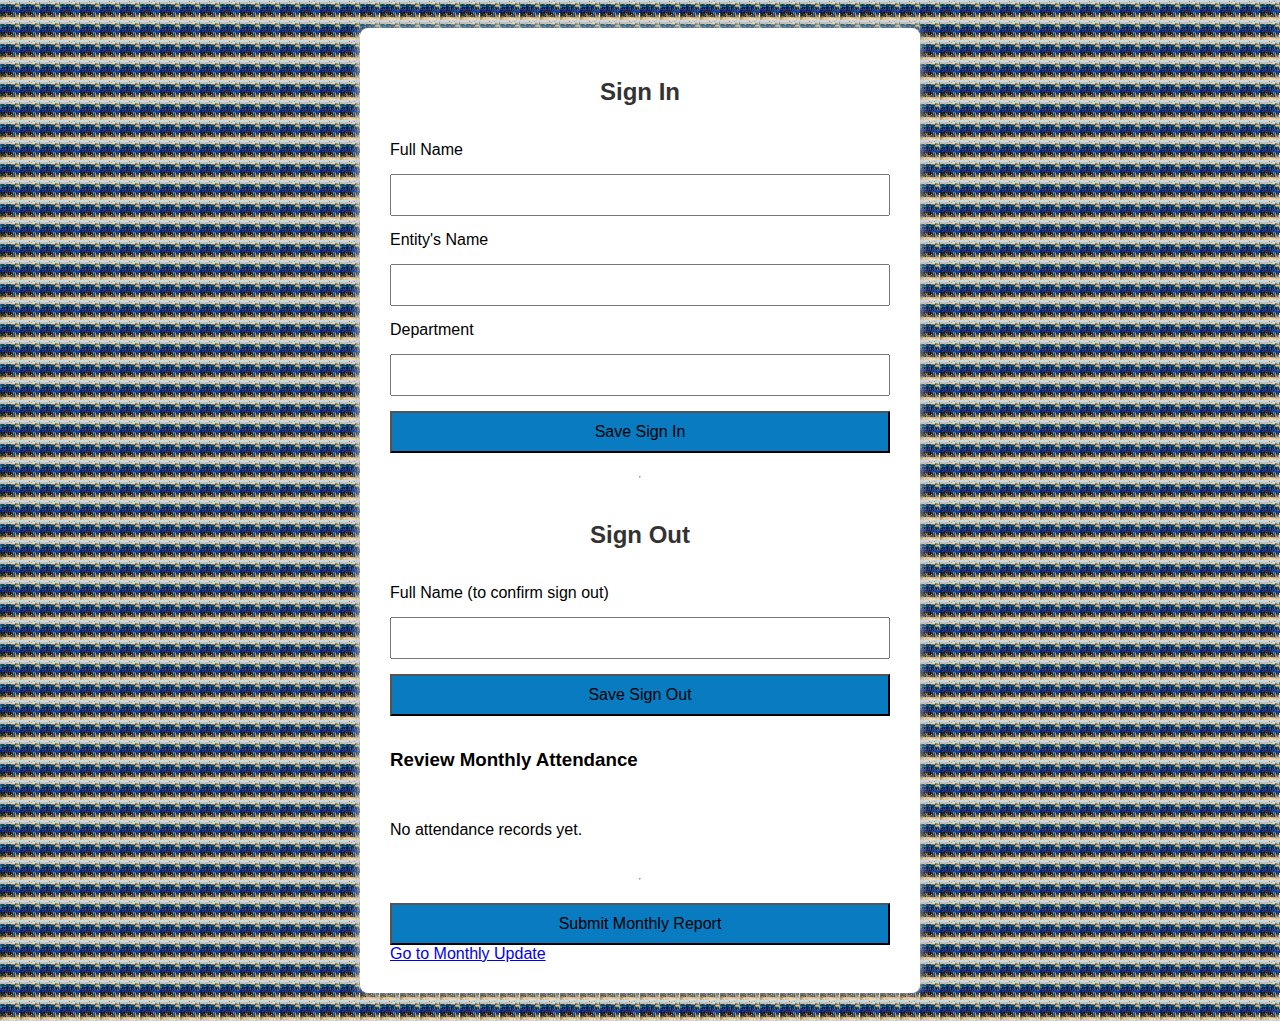
<file: index.html>
<!DOCTYPE html>
<html lang="en">

<head>
    <meta charset="UTF-8" />
    <meta name="viewport" content="width=device-width, initial-scale=1.0" />
    <title>PYPP Attendance System</title>
    <link rel="stylesheet" href="./src/style.css" />
</head>

<body>
    <div class="container">
        <form id="attendanceForm">
            <h2>Sign In</h2>

            <label for="signinName">Full Name</label>
            <input type="text" id="signinName" required />

            <label for="signinEntity">Entity's Name</label>
            <input type="text" id="signinEntity" required />

            <label for="signinDepartment">Department</label>
            <input type="text" id="signinDepartment" required />

            <button type="button" id="saveSignInBtn">Save Sign In</button>

            <hr />

            <h2>Sign Out</h2>

            <label for="signoutName">Full Name (to confirm sign out)</label>
            <input type="text" id="signoutName" required />

            <button type="button" id="saveSignOutBtn">Save Sign Out</button>

            <h3>Review Monthly Attendance</h3>
            <div id="attendancePreview"></div>


            <hr />
            <button type="button" id="submitMonthlyBtn">Submit Monthly Report</button>
        </form>

        <a href="./update.html">Go to Monthly Update</a>
    </div>

    <script src="./src/script.js"></script>
</body>

</html>
</file>
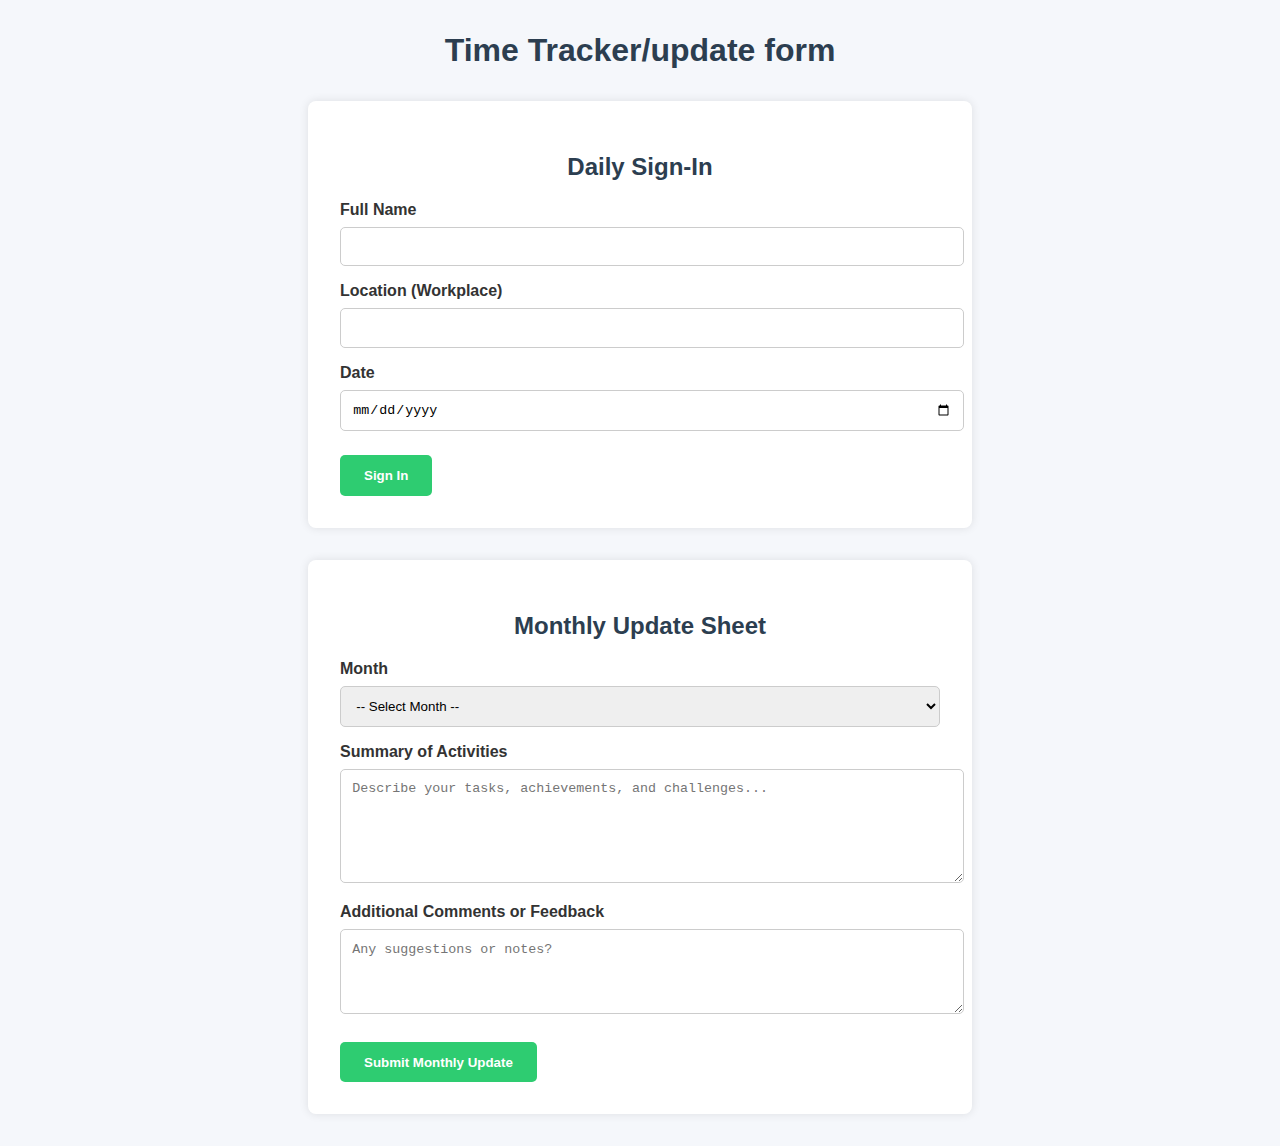
<file: src/index.html>
<!DOCTYPE html>
<html lang="en">

<head>
    <meta charset="UTF-8" />
    <meta name="viewport" content="width=device-width, initial-scale=1.0" />
    <title>PYPP Digital Time & Update Sheet</title>
    <link rel="stylesheet" href="./assets/style.css" />
</head>

<body>

    <h1>Time Tracker/update form</h1>

    <!-- Daily Check-In Form -->
    <form id="signinForm">
        <h2>Daily Sign-In</h2>
        <label for="name">Full Name</label>
        <input type="text" id="name" required />

        <label for="location">Location (Workplace)</label>
        <input type="text" id="location" required />

        <label for="date">Date</label>
        <input type="date" id="date" required />

        <button type="submit">Sign In</button>
    </form>

    <!-- Monthly Update Form -->
    <form id="updateForm">
        <h2>Monthly Update Sheet</h2>
        <label for="month">Month</label>
        <select id="month" required>
            <option value="">-- Select Month --</option>
            <option>January</option>
            <option>February</option>
            <option>March</option>
            <option>April</option>
            <option>May</option>
            <option>June</option>
            <option>July</option>
            <option>August</option>
            <option>September</option>
            <option>October</option>
            <option>November</option>
            <option>December</option>
        </select>

        <label for="activities">Summary of Activities</label>
        <textarea id="activities" rows="6" required
            placeholder="Describe your tasks, achievements, and challenges..."></textarea>

        <label for="feedback">Additional Comments or Feedback</label>
        <textarea id="feedback" rows="4" placeholder="Any suggestions or notes?"></textarea>

        <button type="submit">Submit Monthly Update</button>
    </form>

    <script src="./assets/script.js"></script>
</body>

</html>
</file>
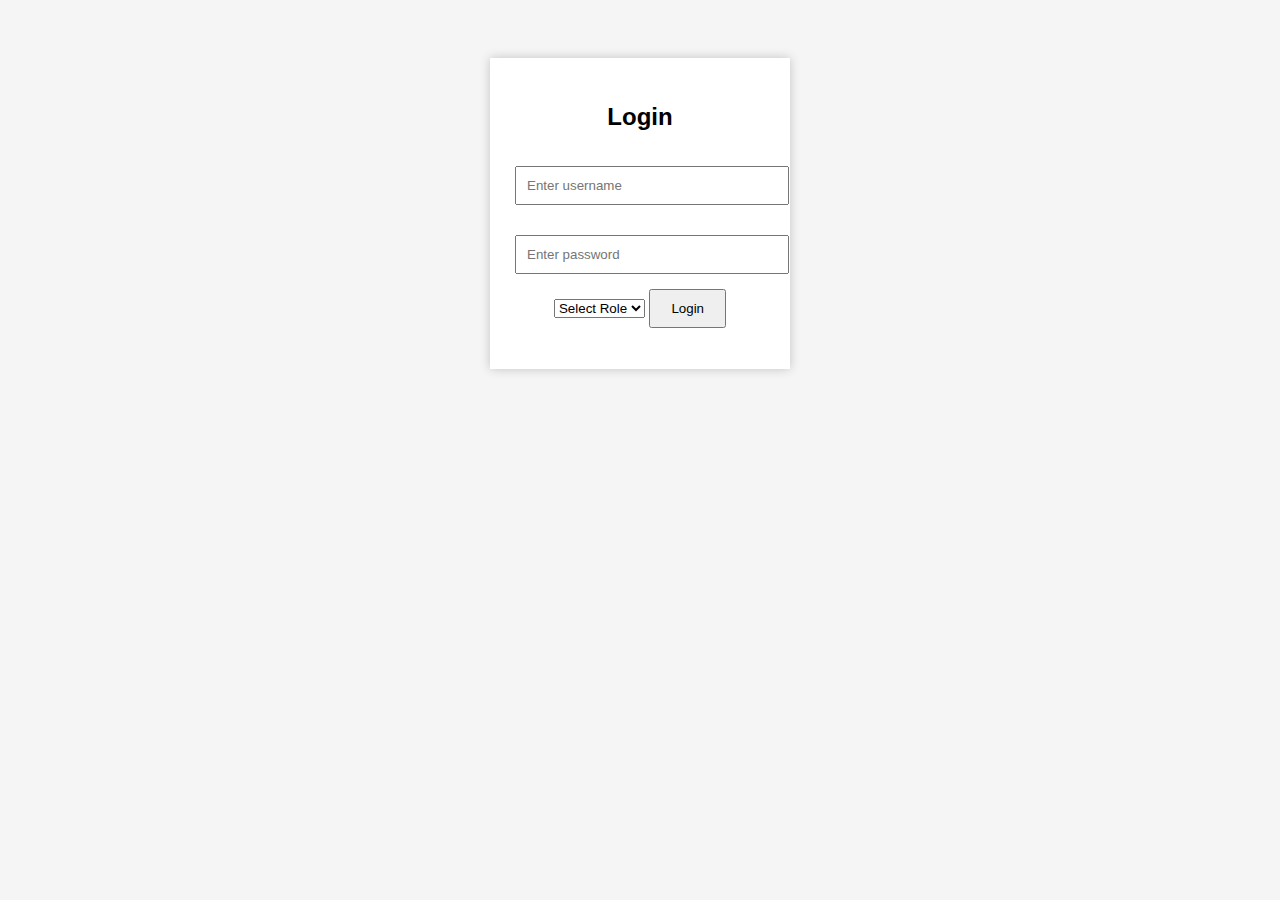
<file: login.html>
<!DOCTYPE html>
<html lang="en">

<head>
    <meta charset="UTF-8" />
    <meta name="viewport" content="width=device-width, initial-scale=1.0" />
    <title>PYPP Login</title>
    <style>
        body {
            font-family: Arial, sans-serif;
            background: #f5f5f5;
            text-align: center;
            padding-top: 50px;
        }

        #loginBox,
        #formPage {
            display: none;
            padding: 25px;
            background: white;
            width: 250px;
            margin: auto;
            box-shadow: 0 0 10px rgba(0, 0, 0, 0.2);
        }

        input {
            width: 100%;
            padding: 10px;
            margin: 15px 0;
        }

        button {
            padding: 10px 20px;
            cursor: pointer;
        }
    </style>

</head>

<body>

    <div id="loginBox">
        <h2>Login</h2>

        <input type="text" id="userName" placeholder="Enter username" required />

        <input type="password" id="password" placeholder="Enter password" required />

        <select id="role" required>
            <option value=""> Select Role </option>
            <option value="pyp">PYP</option>
            <option value="supervisor">Supervisor</option>
        </select>

        <button onclick="login()">Login</button>

        <p id="loginError" style="color:red;"></p>
        <p id="loadingMessage" style="color:green; display:none;">Loading... Please wait</p>
    </div>


    <script src="./src/script.js"></script>
</body>

</html>
</file>
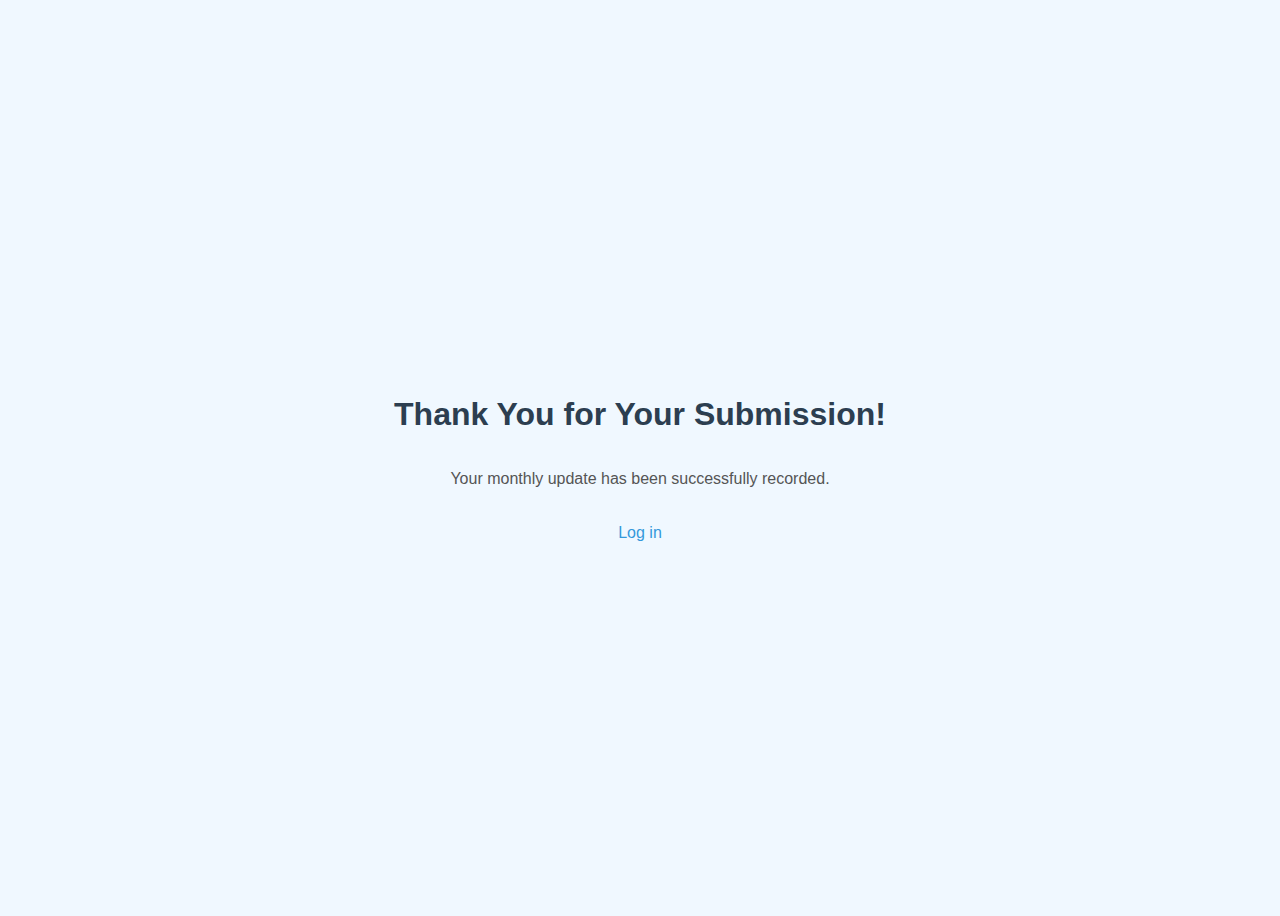
<file: thankyou.html>
<!DOCTYPE html>
<html lang="en">

<head>
  <meta charset="UTF-8" />
  <meta name="viewport" content="width=device-width, initial-scale=1.0" />
  <title>Thank You</title>
  <style>
    body {
      font-family: Arial, sans-serif;
      background: #f0f8ff;
      display: flex;
      flex-direction: column;
      align-items: center;
      justify-content: center;
      height: 100vh;
    }

    h1 {
      color: #2c3e50;
    }

    p {
      color: #555;
    }

    a {
      margin-top: 20px;
      text-decoration: none;
      color: #3498db;
    }
  </style>
</head>

<body>
  <h1>Thank You for Your Submission!</h1>
  <p>Your monthly update has been successfully recorded.</p>
  <a href="./login.html">Log in</a>
</body>

</html>
</file>
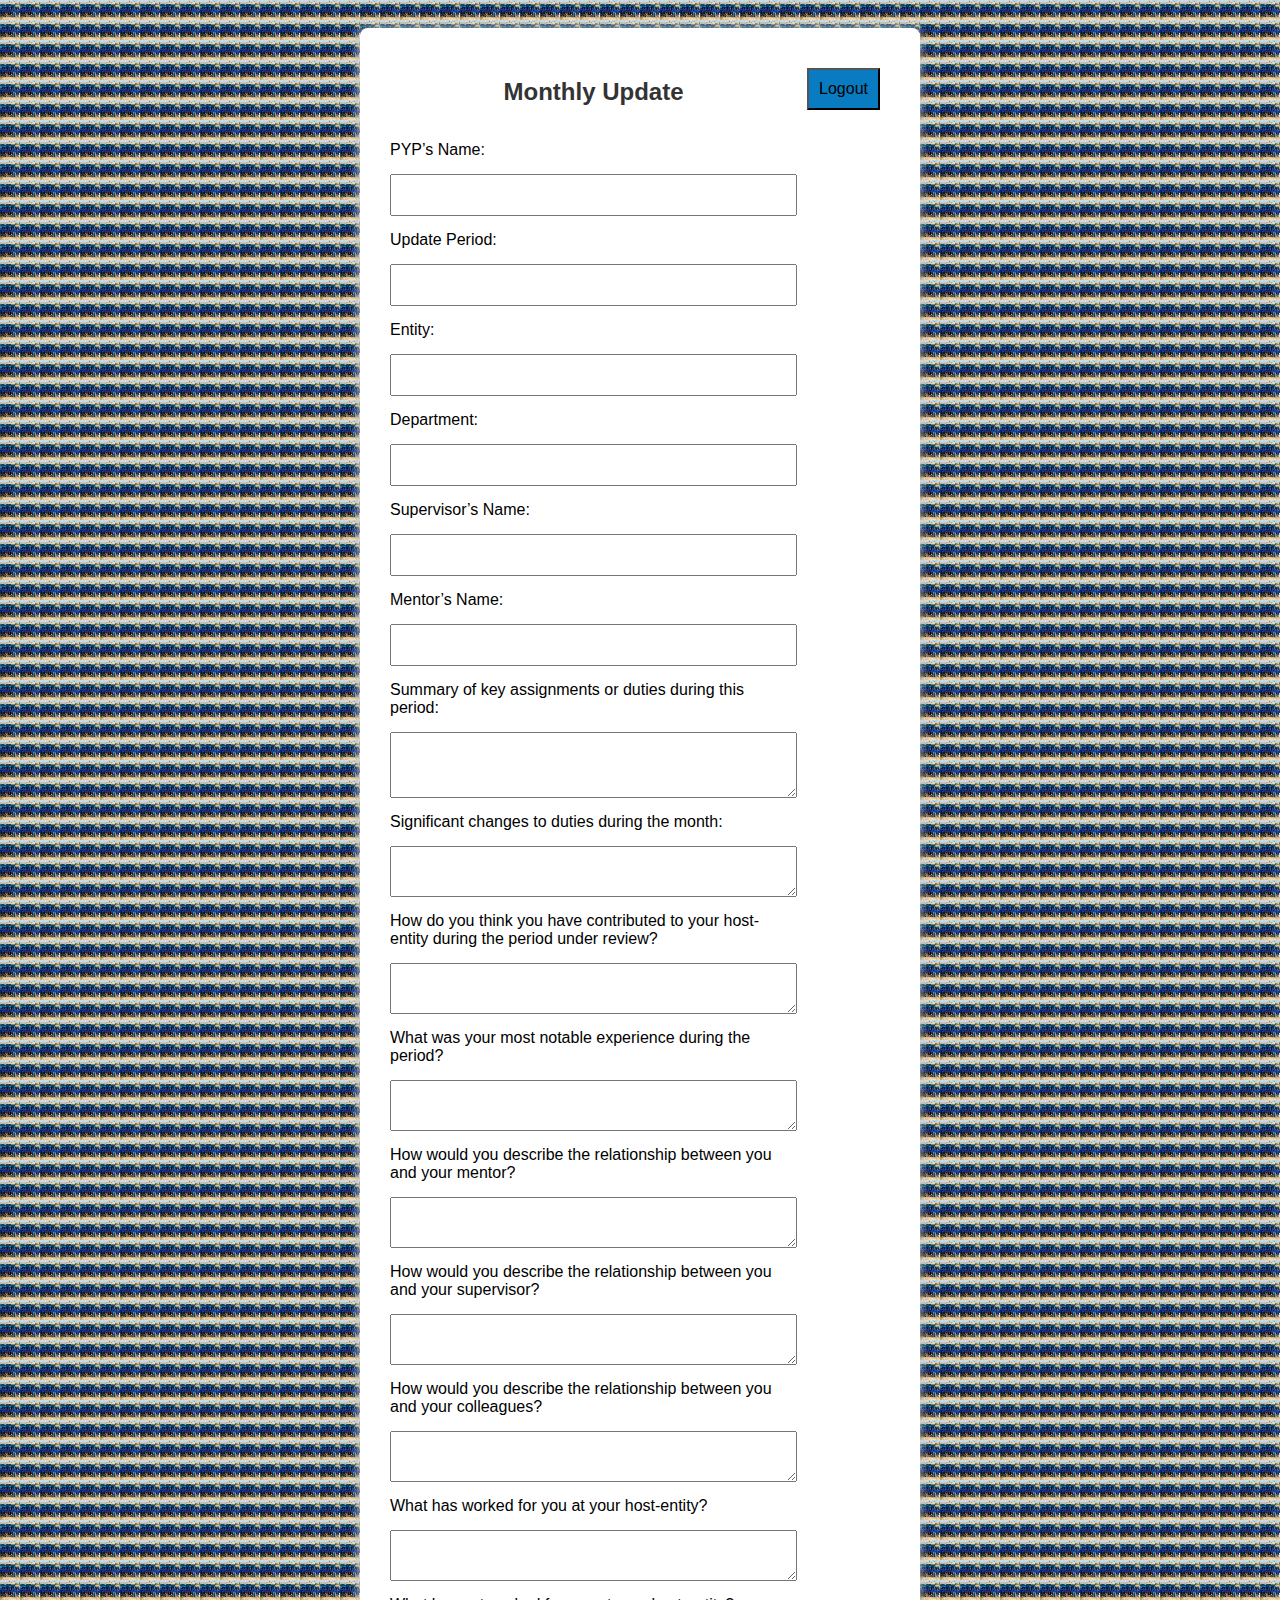
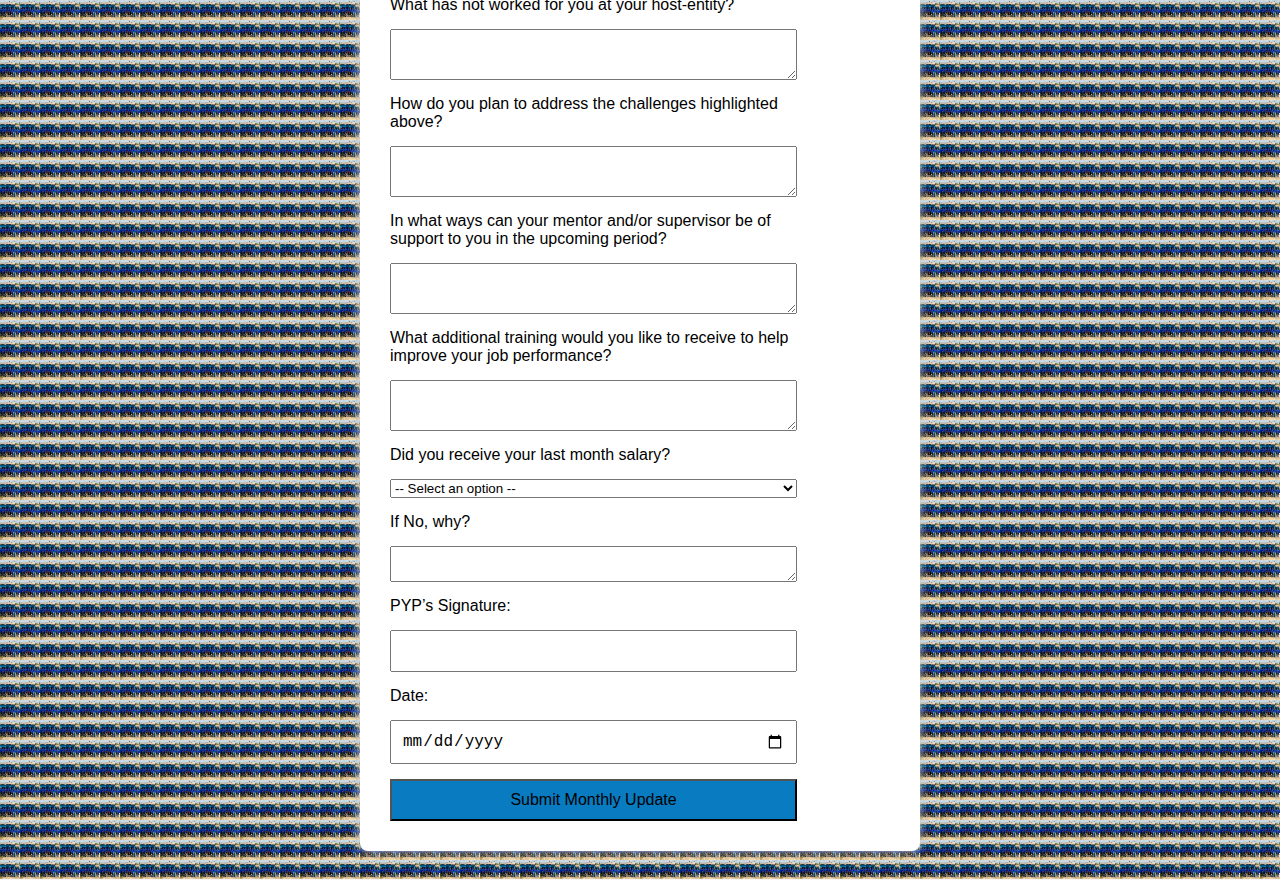
<file: update.html>
<!DOCTYPE html>
<html lang="en">

<head>
    <meta charset="UTF-8" />
    <meta name="viewport" content="width=device-width, initial-scale=1.0" />
    <title>Monthly Update</title>
    <link rel="stylesheet" href="./src/style.css" />
</head>

<body>
    <div class="container">

        <button id="logoutBtn" style="float: right; margin: 10px;">Logout</button>

        <form id="updateForm">
            <h2>Monthly Update</h2>

            <label for="pypName">PYP’s Name:</label>
            <input type="text" id="pypName" name="pypName" required />

            <label for="updatePeriod">Update Period:</label>
            <input type="text" id="updatePeriod" name="updatePeriod" required />

            <label for="entity">Entity:</label>
            <input type="text" id="entity" name="entity" required />

            <label for="department">Department:</label>
            <input type="text" id="department" name="department" required />

            <label for="supervisorName">Supervisor’s Name:</label>
            <input type="text" id="supervisorName" name="supervisorName" required />

            <label for="mentorName">Mentor’s Name:</label>
            <input type="text" id="mentorName" name="mentorName" required />

            <label for="assignments">Summary of key assignments or duties during this period:</label>
            <textarea id="assignments" name="assignments" rows="4" required></textarea>

            <label for="dutyChanges">Significant changes to duties during the month:</label>
            <textarea id="dutyChanges" name="dutyChanges" rows="3"></textarea>

            <label for="contribution">How do you think you have contributed to your host-entity during the period under
                review?</label>
            <textarea id="contribution" name="contribution" rows="3" required></textarea>

            <label for="notableExperience">What was your most notable experience during the period?</label>
            <textarea id="notableExperience" name="notableExperience" rows="3"></textarea>

            <label for="mentorRelationship">How would you describe the relationship between you and your mentor?</label>
            <textarea id="mentorRelationship" name="mentorRelationship" rows="3" required></textarea>

            <label for="supervisorRelationship">How would you describe the relationship between you and your
                supervisor?</label>
            <textarea id="supervisorRelationship" name="supervisorRelationship" rows="3" required></textarea>

            <label for="colleagueRelationship">How would you describe the relationship between you and your
                colleagues?</label>
            <textarea id="colleagueRelationship" name="colleagueRelationship" rows="3" required></textarea>

            <label for="worked">What has worked for you at your host-entity?</label>
            <textarea id="worked" name="worked" rows="3"></textarea>

            <label for="notWorked">What has not worked for you at your host-entity?</label>
            <textarea id="notWorked" name="notWorked" rows="3"></textarea>

            <label for="addressChallenges">How do you plan to address the challenges highlighted above?</label>
            <textarea id="addressChallenges" name="addressChallenges" rows="3"></textarea>

            <label for="support">In what ways can your mentor and/or supervisor be of support to you in the upcoming
                period?</label>
            <textarea id="support" name="support" rows="3"></textarea>

            <label for="training">What additional training would you like to receive to help improve your job
                performance?</label>
            <textarea id="training" name="training" rows="3"></textarea>

            <label for="salaryReceived">Did you receive your last month salary?</label>
            <select id="salaryReceived" name="salaryReceived" required>
                <option value="">-- Select an option --</option>
                <option value="Yes">Yes</option>
                <option value="No">No</option>
            </select>

            <label for="noSalaryReason">If No, why?</label>
            <textarea id="noSalaryReason" name="noSalaryReason" rows="2"></textarea>

            <label for="signature">PYP’s Signature:</label>
            <input type="text" id="signature" name="signature" required />

            <label for="signedDate">Date:</label>
            <input type="date" id="signedDate" name="signedDate" required />

            <button type="submit">Submit Monthly Update</button>


        </form>
    </div>


    <script>
        document.getElementById("updateForm").addEventListener("submit", function (e) {
            e.preventDefault();

            // Show success message
            // alert("Your monthly update has been successfully submitted!");

            // Clear session and redirect to login page
            sessionStorage.clear();
            // window.location.href = "login.html";
        });
    </script>

    <script src="./src/script.js"></script>

</body>

</html>
</file>
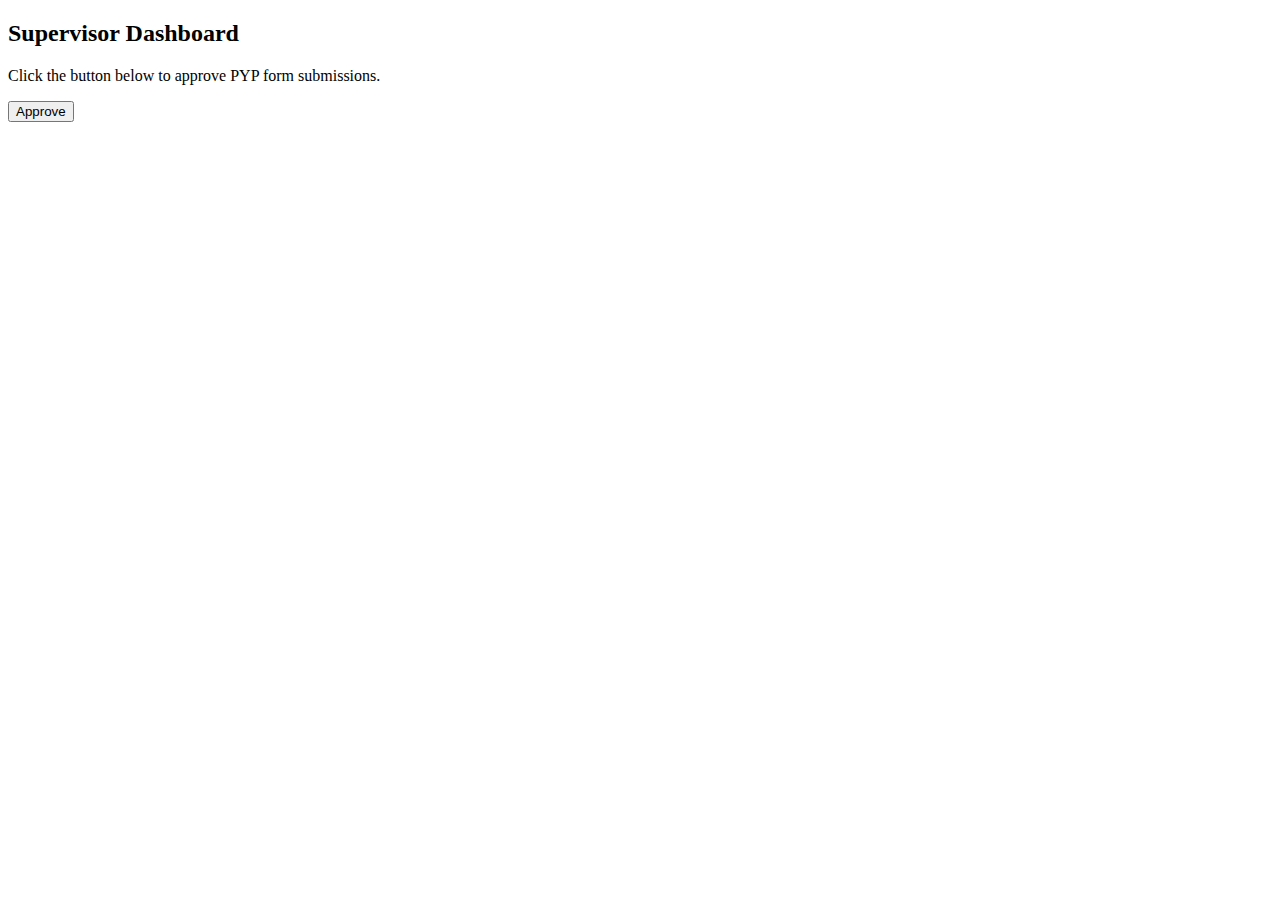
<file: verify.html>
<!DOCTYPE html>
<html lang="en">

<head>
    <meta charset="UTF-8" />
    <meta name="viewport" content="width=device-width, initial-scale=1.0" />
    <title>Supervisor Verification</title>
</head>

<body>
    <h2>Supervisor Dashboard</h2>
    <p>Click the button below to approve PYP form submissions.</p>

    <button id="approveBtn">Approve</button>
    <p id="statusMessage" style="color: green; font-weight: bold;"></p>

    <script>
        document.getElementById("approveBtn").addEventListener("click", function () {
            sessionStorage.setItem("supervisorApproved", "true");
            document.getElementById("statusMessage").textContent = "Approval granted!";
        });


        sessionStorage.setItem("supervisorApproved", "true");

    </script>



</body>

</html>
</file>
<file: src/style.css>
body {
  font-family: Arial, sans-serif;
  padding: 20px;
  background-color: #f4f4f4;
  background-image: url(./assets/IMG_1662.JPG);
  background-repeat: repeat;
  background-size: 20px 20px;
}

.container {
  max-width: 500px;
  margin: auto;
  background: white;
  padding: 30px;
  border-radius: 8px;
  box-shadow: 0px 0px 10px #ccc;
}

h1,
h2 {
  text-align: center;
  color: #333;
}

form {
  display: flex;
  flex-direction: column;
  gap: 15px;
  background-color: rgba(255, 255, 255, 0.85);
}

input {
  padding: 10px;
  font-size: 16px;
}

button {
  padding: 10px;
  font-size: 16px;
  cursor: pointer;
  background-color: #097bc1;
}

button:hover {
  background-color: #f11229;

}

.progress-container {
  margin-bottom: 20px;
  font-family: sans-serif;
}

.progress-bar {
  width: 100%;
  height: 20px;
  background-color: #e0e0e0;
  border-radius: 10px;
  overflow: hidden;
  margin-top: 5px;
}

.progress-fill {
  height: 100%;
  background-color: #4caf50;
  width: 0%;
  transition: width 0.3s ease;
}
</file>
<file: src/assets/style.css>
body {
  font-family: Arial, sans-serif;
  margin: 2rem;
  background-color: #f5f7fb;
  color: #333;
}

h1, h2 {
  text-align: center;
  color: #2c3e50;
}

form {
  background: #fff;
  padding: 2rem;
  margin: 2rem auto;
  border-radius: 8px;
  max-width: 600px;
  box-shadow: 0 0 10px rgba(0,0,0,0.1);
}

label {
  display: block;
  margin-top: 1rem;
  font-weight: bold;
}

input, textarea, select {
  width: 100%;
  padding: 0.7rem;
  margin-top: 0.5rem;
  border: 1px solid #ccc;
  border-radius: 5px;
}

button {
  margin-top: 1.5rem;
  padding: 0.8rem 1.5rem;
  background-color: #2ecc71;
  color: white;
  border: none;
  border-radius: 5px;
  font-weight: bold;
  cursor: pointer;
}

button:hover {
  background-color: #27ae60;
}
</file>
